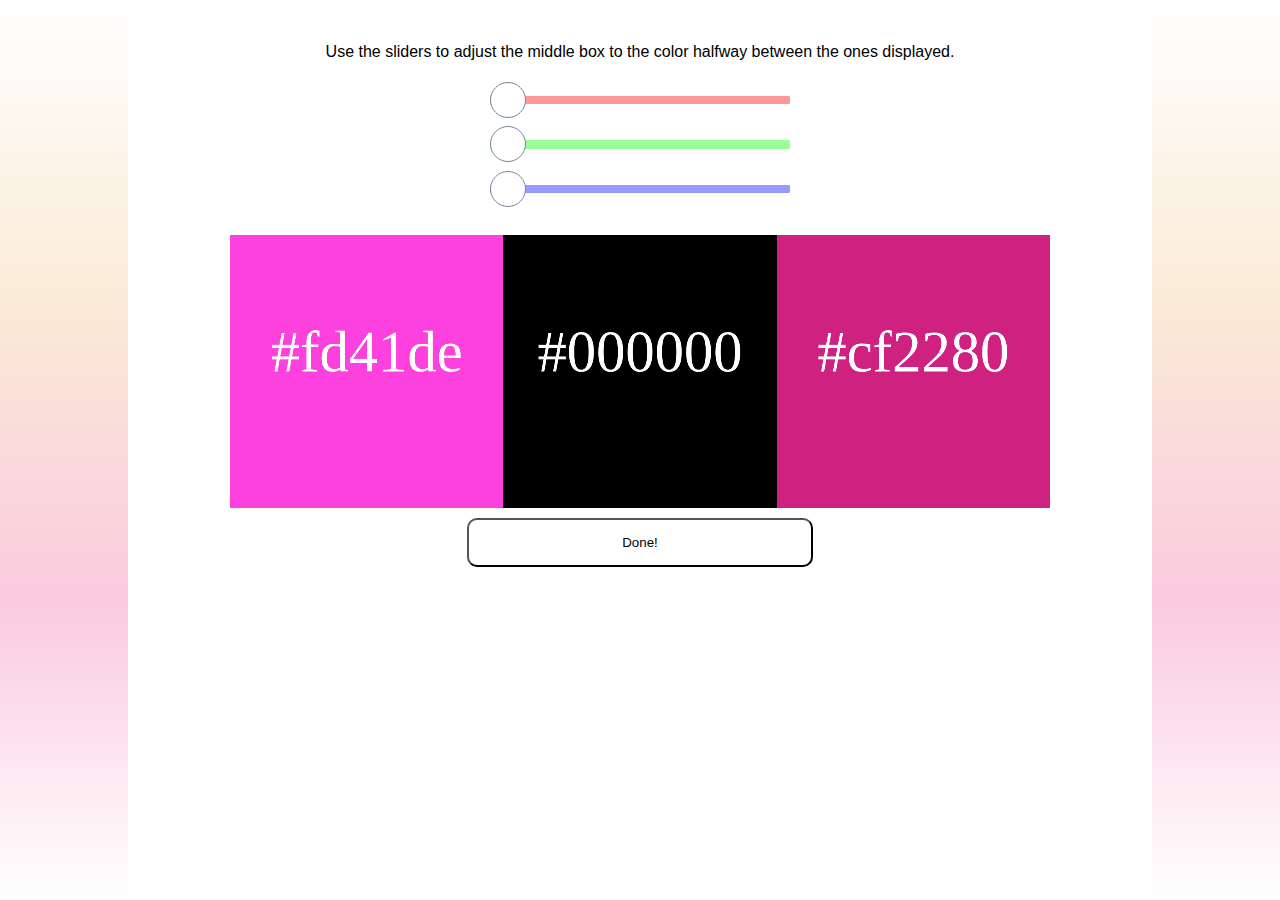
<file: index.html>
<html>
<head><title>Midpoint</title></head>
    <meta name="viewport" content="width=device-width, initial-scale=1.0"> 
<body onload="draw('#000000');">
   <link rel="stylesheet" href="gamestyles.css">
   <script src="gamescripts.js"></script>
   
	<div id="description">
		Use the sliders to adjust the middle box to the color halfway between the ones displayed.	
	</div> 
	
    <form id="colorpicker">
        <div class="slider">
            					
            <input name="red" type="range" min="0" max="255" oninput="updateColor()">
            <output name="redvalue" for="red" value="0">0</output>
            <p></p>
        </div>
        <div class="slider">
            
            <input name="green" type="range" value="0" max="255" oninput="updateColor()">
            <output name="greenvalue" for="green" value="0">0</output>
            <p></p>
        </div>
        <div class="slider">
            
            <input name="blue" type="range" value="0" max="255" oninput="updateColor()">
            <output name="bluevalue" for="blue" value="0">0</output>
            <p></p>
        </div>
    </form>
    <div id="canvases">
    <canvas id="colorboxes" width="2100" height="700">
                If you're reading this it means I don't know how to display this part of the game in your browser. And also this game won't be much fun.
    </canvas>
    <canvas id="colorboxes2" width="0" height="0"></canvas>
    </div>
    <div id="results">
        <button class="donebutton" onclick="displayResults()">Done!</button>
        <div id="resultText">		</div>
        
        <canvas id="resultColor" width="2100" height="700"></canvas>
        
        <div id="scoreText">			</div>
        
        <div id="score">	</div>
    </div>
	
</body>
</html>
</file>
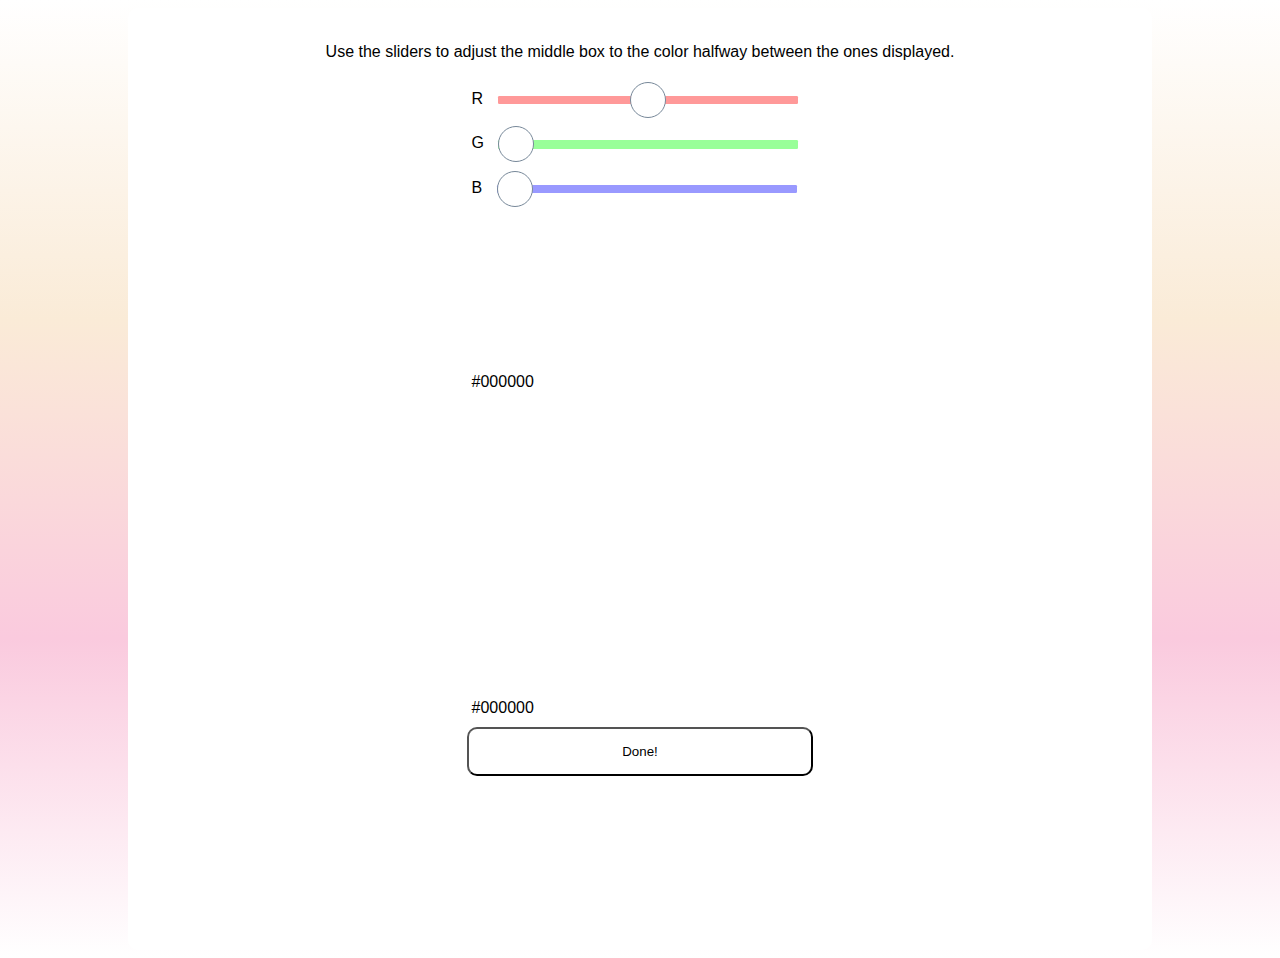
<file: game.html>
<!DOCTYPE html>
<!--[if lt IE 9]>
  <script src="http://html5shiv.googlecode.com/svn/trunk/html5.js"></script>
<![endif]-->
<head><title>Midpoint</title></head>
<body>
   <link rel="stylesheet" href="gamestyles.css">
   <script src="jquery-3.1.0.js"></script>
   <script src="jquery.color-2.1.2.js"></script>
   <script src="gamescripts.js"></script>
   
   

	<div id="description">
		Use the sliders to adjust the middle box to the color halfway between the ones displayed.	
	</div> 
	
	<div id="interactivebox">
		
		<form id="colorpicker">
			<div id="sliders">
		
				<div class="slider">
					R					
					<input name="red" type="range" min="0" max="255" oninput="updateColor()">
					<output name="redvalue" for="red" value="0">0</output>
					<p></p>
				</div>
				<div class="slider">
					G
					<input name="green" type="range" value="0" max="255" oninput="updateColor()">
					<output name="greenvalue" for="green" value="0">0</output>
					<p></p>
				</div>
				<div class="slider">
					B
					<input name="blue" type="range" value="0" max="255" oninput="updateColor()">
					<output name="bluevalue" for="blue" value="0">0</output>
					<p></p>
				</div>
			</div>
			
			<div id="colors">
				<div class="gamecolors">
					<canvas id="colorbox1"></canvas>
					<div id="colorname1">#000000</div>
				</div>
				<div class="gamecolors">
					<canvas id="colorboxmiddle"></canvas><br>
					<output name="middlecolorname" for="red green blue" value="0"> #000000 </output>
				</div>
				<div class="gamecolors">	
					<canvas id="colorbox2"></canvas>
					<div id="colorname2">#000000</div>		
				</div>
			</div>
		</form>	
		
		
	</div>
	
		<button class="donebutton" onclick="displayResults()">Done!</button>
		<div id="resultText">		</div>
		<canvas id="resultColor"></canvas>
		<div id="scoreText">			</div>
		<div id="score">	</div>
	
</body>
</file>
<file: gamestyles.css>
html {
    background-image:linear-gradient(white,antiquewhite,#FACADE,white);
    font-family:sans-serif;
}

body {
    background-color:white;
    text-align:center;
    border-radius:10px;
    padding-top:10px;
    margin-left:10%;
    margin-right:10%;
    padding-bottom:10px;
}

#description {
    text-align:center;
    margin:25px;
}

#colorpicker {
    display:inline-block;
    text-align:justify;
}

input{
    margin:10px;
}

output{
    display:none;
}


input[type=range] {
  -webkit-appearance: none; /* Hides the slider so that custom slider can be made */
  width: 300px; /* Specific width is required for Firefox. */
  background: transparent; /* Otherwise white in Chrome */
}

input[type=range]::-webkit-slider-thumb {
  -webkit-appearance: none;
}

/* Special styling for WebKit/Blink */
input[type=range]::-webkit-slider-thumb {
  -webkit-appearance: none;
  border: 1px solid #000000;
  height: 36px;
  width: 36px;
  border-radius: 18px;
  background: #ffffff;
  cursor: pointer;
  margin-top: -14px; /* You need to specify a margin in Chrome, but in Firefox and IE it is automatic */
    border-color:lightslategrey;
}

/* All the same stuff for Firefox */
input[type=range]::-moz-range-thumb {
  box-shadow: 1px 1px 1px #000000, 0px 0px 1px #0d0d0d;
  height: 36px;
  width: 36px;
  border-radius: 18px;
  background: #ffffff;
  cursor: pointer;
    border-color:lightslategrey;
}

input[type=range]::-webkit-slider-runnable-track {
  width: inherit;
  height: 8.4px;
  cursor: pointer;
  border-radius: 1.3px;
    border-color:lightslategrey;
}

input[name=red]::-webkit-slider-runnable-track {
    background: #FF9999;
    border-color:lightslategrey;
}

input[name=green]::-webkit-slider-runnable-track {
    background: #99FF99;
    border-color:lightslategrey;
}

input[name=blue]::-webkit-slider-runnable-track {
    background: #9999FF;
    border-color:lightslategrey;
}

input[type=range]::-moz-range-track {
  width: 100%;
  height: 8.4px;
  cursor: pointer;
  box-shadow: 1px 1px 1px #000000, 0px 0px 1px #0d0d0d;
  background: #3071a9;
  border-radius: 1.3px;
    border-color:lightslategrey;
}


#colorboxes, #colorboxes2, #resultcolor {
    width: 80%;
}

#resultcolor {
    margin-left:10%;
    border-
}

button {
    padding:15px;
    padding-left:15%;
    padding-right:15%;
    margin:10px;
    background:none;
    border-radius:10px;
}
</file>
